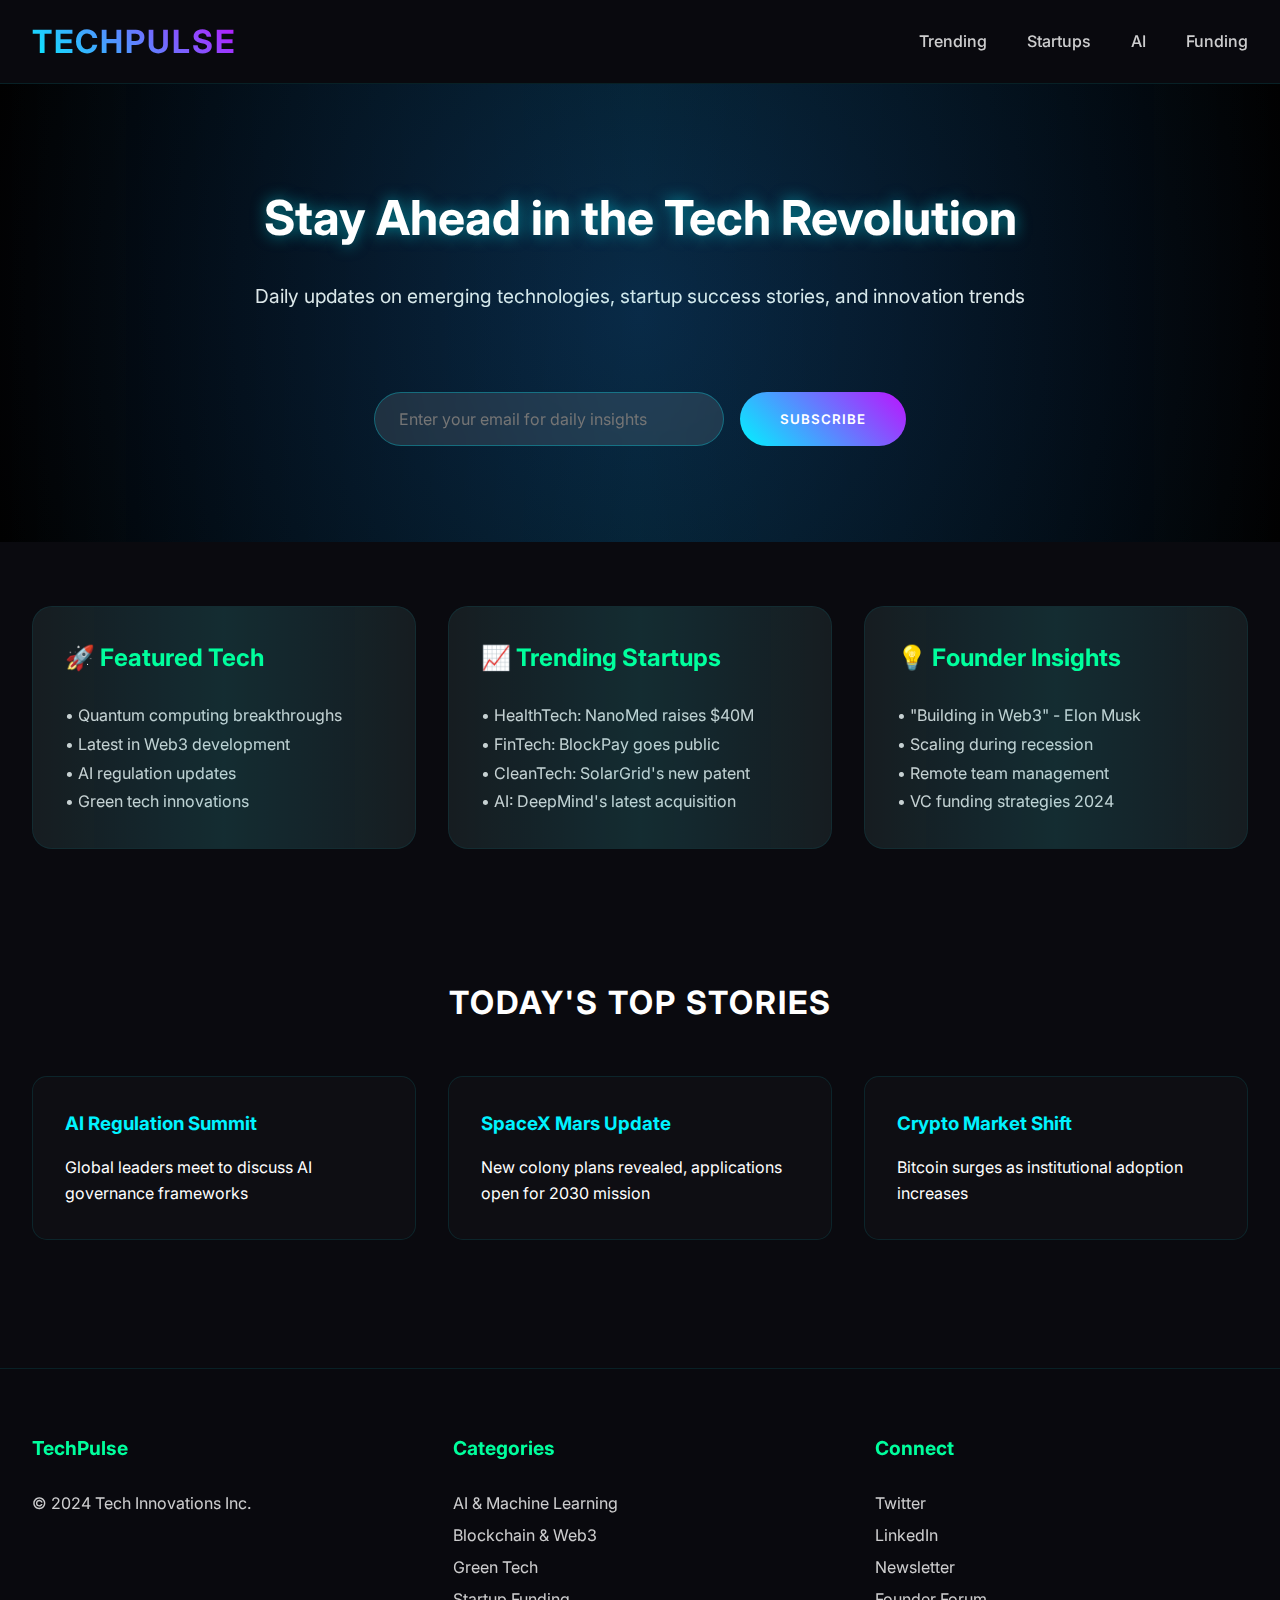
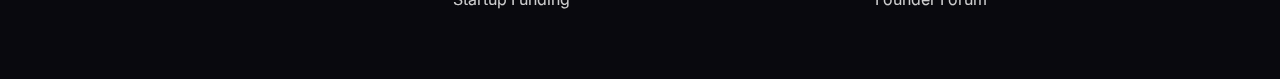
<file: index.html>
<!DOCTYPE html>
<html lang="en">
<head>
    <meta charset="UTF-8">
    <meta name="viewport" content="width=device-width, initial-scale=1.0">
    <title>TechPulse Daily | Entrepreneur Tech News</title>
    <link rel="stylesheet" href="styles.css">
</head>
<body>
    <header class="header">
        <div class="logo">TechPulse</div>
        <nav class="nav">
            <a href="#trending">Trending</a>
            <a href="Startups.html">Startups</a>
            <a href="#ai">AI</a>
            <a href="#funding">Funding</a>
        </nav>
    </header>

    <section class="hero">
        <h1>Stay Ahead in the Tech Revolution</h1>
        <p>Daily updates on emerging technologies, startup success stories, and innovation trends</p>
        <form class="newsletter-form" id="newsletterForm">
            <input type="email" id="emailInput" 
                   placeholder="Enter your email for daily insights" required>
            <button type="submit">Subscribe</button>
        </form>
        
    </section>

    <main class="main-grid">
        <div class="card">
            <h2>🚀 Featured Tech</h2>
            <p>• Quantum computing breakthroughs<br>
               • Latest in Web3 development<br>
               • AI regulation updates<br>
               • Green tech innovations</p>
        </div>

        <div class="card">
            <h2>📈 Trending Startups</h2>
            <p>• HealthTech: NanoMed raises $40M<br>
               • FinTech: BlockPay goes public<br>
               • CleanTech: SolarGrid's new patent<br>
               • AI: DeepMind's latest acquisition</p>
        </div>

        <div class="card">
            <h2>💡 Founder Insights</h2>
            <p>• "Building in Web3" - Elon Musk<br>
               • Scaling during recession<br>
               • Remote team management<br>
               • VC funding strategies 2024</p>
        </div>
    </main>

    <section class="trending" id="trending">
        <h2>Today's Top Stories</h2>
        <div class="trending-grid">
            <div class="trending-item">
                <h3>AI Regulation Summit</h3>
                <p>Global leaders meet to discuss AI governance frameworks</p>
            </div>
            <div class="trending-item">
                <h3>SpaceX Mars Update</h3>
                <p>New colony plans revealed, applications open for 2030 mission</p>
            </div>
            <div class="trending-item">
                <h3>Crypto Market Shift</h3>
                <p>Bitcoin surges as institutional adoption increases</p>
            </div>
        </div>
    </section>

    <footer class="footer">
        <div class="footer-grid">
            <div>
                <h4>TechPulse</h4>
                <p>© 2024 Tech Innovations Inc.</p>
            </div>
            <div>
                <h4>Categories</h4>
                <p>AI & Machine Learning<br>
                   Blockchain & Web3<br>
                   Green Tech<br>
                   Startup Funding</p>
            </div>
            <div>
                <h4>Connect</h4>
                <p>Twitter<br>
                   LinkedIn<br>
                   Newsletter<br>
                   Founder Forum</p>
            </div>
        </div>
    </footer>
    <script src="script.js"></script>
</body>
</html>
</file>
<file: styles.css>
/* styles.css */
@import url('https://fonts.googleapis.com/css2?family=Inter:wght@300;400;500;600;700&display=swap');

:root {
    --neon-blue: #00f3ff;
    --cyber-purple: #bc13fe;
    --matrix-green: #00ff9d;
    --dark-bg: #0a0a0f;
    --hologram-gradient: linear-gradient(45deg, var(--neon-blue), var(--cyber-purple));
}

* {
    margin: 0;
    padding: 0;
    box-sizing: border-box;
    font-family: 'Inter', sans-serif;
}

body {
    background: var(--dark-bg);
    color: #fff;
    line-height: 1.6;
    overflow-x: hidden;
}

/* Header con efecto neón */
.header {
    background: rgba(10, 10, 15, 0.95);
    padding: 1rem 2rem;
    display: flex;
    justify-content: space-between;
    align-items: center;
    backdrop-filter: blur(10px);
    border-bottom: 1px solid rgba(0, 243, 255, 0.1);
    position: relative;
}

.logo {
    background: var(--hologram-gradient);
    -webkit-background-clip: text;
    background-clip: text;
    color: transparent;
    font-size: 2rem;
    font-weight: 700;
    text-transform: uppercase;
    letter-spacing: 2px;
    position: relative;
}

.logo::after {
    content: '';
    position: absolute;
    bottom: -5px;
    left: 0;
    width: 100%;
    height: 2px;
    background: var(--hologram-gradient);
    transform: scaleX(0);
    transition: transform 0.3s ease;
}

.logo:hover::after {
    transform: scaleX(1);
}

.nav {
    display: flex;
    gap: 2.5rem;
}

.nav a {
    color: rgba(255, 255, 255, 0.8);
    text-decoration: none;
    font-weight: 500;
    position: relative;
    padding: 0.5rem 0;
    transition: all 0.3s ease;
}

.nav a::before {
    content: '';
    position: absolute;
    bottom: 0;
    left: 0;
    width: 0;
    height: 2px;
    background: var(--matrix-green);
    transition: width 0.3s ease;
}

.nav a:hover {
    color: var(--matrix-green);
}

.nav a:hover::before {
    width: 100%;
}

/* Hero Section con efecto holográfico */
.hero {
    background: radial-gradient(circle at 50% 50%, rgba(11, 22, 55, 0.9), rgba(0, 0, 0, 0.9)),
                url('https://images.unsplash.com/photo-1451187580459-43490279c0fa?auto=format&fit=crop&w=1352');
    background-size: cover;
    padding: 6rem 2rem;
    text-align: center;
    position: relative;
    overflow: hidden;
}

.hero::before {
    content: '';
    position: absolute;
    top: 0;
    left: -50%;
    width: 200%;
    height: 100%;
    background: linear-gradient(90deg, 
        transparent 25%,
        rgba(0, 243, 255, 0.1) 50%,
        transparent 75%);
    animation: hologram 6s infinite linear;
}

@keyframes hologram {
    0% { transform: translateX(0); }
    100% { transform: translateX(50%); }
}

.hero h1 {
    font-size: 3rem;
    margin-bottom: 1.5rem;
    text-shadow: 0 0 15px rgba(0, 243, 255, 0.5);
    position: relative;
}

.hero p {
    color: rgba(255, 255, 255, 0.9);
    font-size: 1.2rem;
    max-width: 800px;
    margin: 0 auto 2rem;
}

/* Formulario futurista */
.newsletter-form {
    margin-top: 3rem;
    position: relative;
    display: inline-flex;
    gap: 1rem;
}

.newsletter-form input {
    padding: 1rem 1.5rem;
    width: 350px;
    background: rgba(255, 255, 255, 0.1);
    border: 1px solid rgba(0, 243, 255, 0.3);
    border-radius: 50px;
    color: #fff;
    font-size: 1rem;
    backdrop-filter: blur(5px);
    transition: all 0.3s ease;
}

.newsletter-form input:focus {
    outline: none;
    border-color: var(--matrix-green);
    box-shadow: 0 0 20px rgba(0, 255, 157, 0.3);
}

.newsletter-form button {
    padding: 1rem 2.5rem;
    background: var(--hologram-gradient);
    border: none;
    color: white;
    border-radius: 50px;
    cursor: pointer;
    font-weight: 600;
    text-transform: uppercase;
    letter-spacing: 1px;
    transition: transform 0.3s ease, box-shadow 0.3s ease;
}

.newsletter-form button:hover {
    transform: translateY(-2px);
    box-shadow: 0 5px 20px rgba(0, 243, 255, 0.4);
}

/* Tarjetas con efecto de cristal */
.main-grid {
    display: grid;
    grid-template-columns: repeat(auto-fit, minmax(300px, 1fr));
    gap: 2rem;
    padding: 4rem 2rem;
    max-width: 1400px;
    margin: 0 auto;
}

.card {
    background: rgba(255, 255, 255, 0.05);
    padding: 2rem;
    border-radius: 20px;
    backdrop-filter: blur(10px);
    border: 1px solid rgba(0, 243, 255, 0.1);
    transition: transform 0.3s ease;
    position: relative;
    overflow: hidden;
}

.card::before {
    content: '';
    position: absolute;
    top: -50%;
    left: -50%;
    width: 200%;
    height: 200%;
    background: linear-gradient(45deg, 
        transparent 20%,
        rgba(0, 243, 255, 0.1) 50%,
        transparent 80%);
    transform: rotate(45deg);
    animation: cardGlow 6s infinite linear;
}

@keyframes cardGlow {
    0% { transform: rotate(45deg) translateX(-50%); }
    100% { transform: rotate(45deg) translateX(50%); }
}

.card:hover {
    transform: translateY(-5px);
}

.card h2 {
    color: var(--matrix-green);
    margin-bottom: 1.5rem;
    font-size: 1.5rem;
    position: relative;
}

.card p {
    color: rgba(255, 255, 255, 0.8);
    line-height: 1.8;
}

/* Trending Section con bordes animados */
.trending {
    padding: 4rem 2rem;
}

.trending h2 {
    text-align: center;
    margin-bottom: 3rem;
    font-size: 2rem;
    text-transform: uppercase;
    letter-spacing: 2px;
}

.trending-grid {
    display: grid;
    grid-template-columns: repeat(auto-fit, minmax(280px, 1fr));
    gap: 2rem;
    max-width: 1400px;
    margin: 0 auto;
}

.trending-item {
    padding: 2rem;
    border-radius: 15px;
    background: rgba(255, 255, 255, 0.02);
    border: 1px solid rgba(0, 243, 255, 0.1);
    position: relative;
    transition: all 0.3s ease;
}

.trending-item::before {
    content: '';
    position: absolute;
    top: -2px;
    left: -2px;
    right: -2px;
    bottom: -2px;
    background: var(--hologram-gradient);
    z-index: -1;
    border-radius: 15px;
    opacity: 0;
    transition: opacity 0.3s ease;
}

.trending-item:hover::before {
    opacity: 0.3;
}

.trending-item h3 {
    color: var(--neon-blue);
    margin-bottom: 1rem;
}

/* Footer con efecto de neón */
.footer {
    background: rgba(10, 10, 15, 0.95);
    padding: 4rem 2rem;
    margin-top: 4rem;
    border-top: 1px solid rgba(0, 243, 255, 0.1);
    backdrop-filter: blur(10px);
}

.footer-grid {
    display: grid;
    grid-template-columns: repeat(auto-fit, minmax(250px, 1fr));
    gap: 3rem;
    max-width: 1400px;
    margin: 0 auto;
}

.footer h4 {
    color: var(--matrix-green);
    margin-bottom: 1.5rem;
    font-size: 1.2rem;
}

.footer p {
    color: rgba(255, 255, 255, 0.8);
    line-height: 2;
}

/* Responsive Design */
@media (max-width: 768px) {
    .hero h1 {
        font-size: 2rem;
    }
    
    .newsletter-form {
        flex-direction: column;
        width: 100%;
    }
    
    .newsletter-form input {
        width: 100%;
    }
    
    .nav {
        display: none;
    }
}

/* Animaciones adicionales */
@keyframes float {
    0%, 100% { transform: translateY(0); }
    50% { transform: translateY(-10px); }
}

.floating {
    animation: float 3s ease-in-out infinite;
}
</file>
